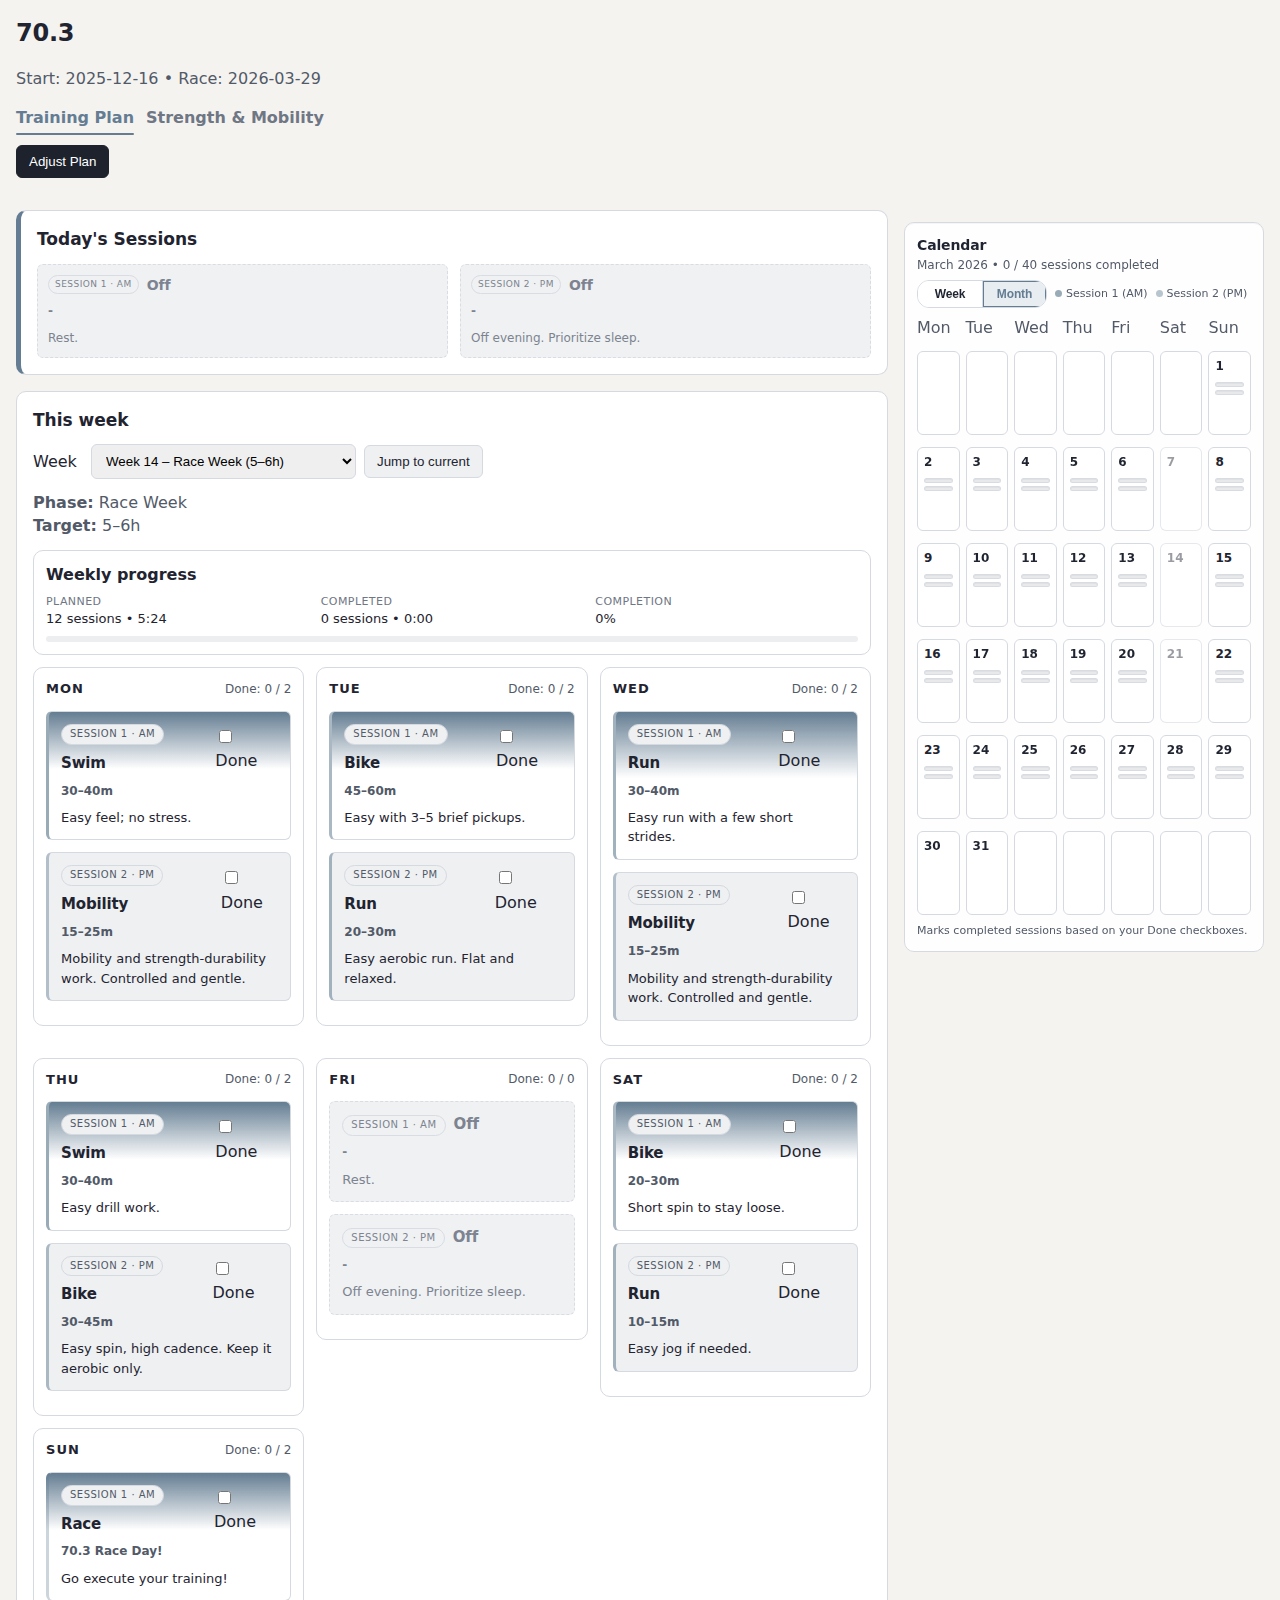
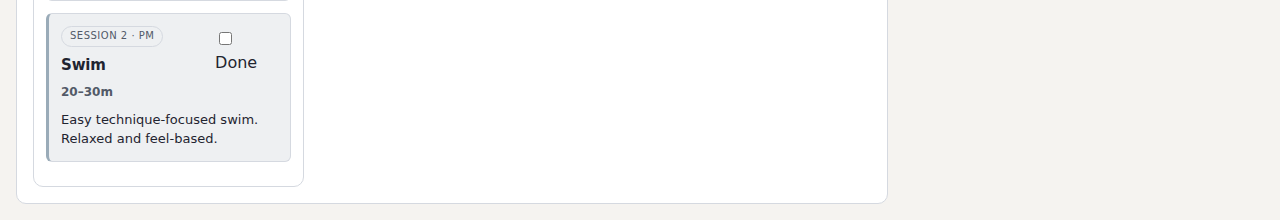
<file: index.html>
<!doctype html>
<html lang="en">
<head>
  <meta charset="utf-8" />
  <meta name="viewport" content="width=device-width,initial-scale=1" />
  <title>Tri Plan</title>
  <link rel="stylesheet" href="css/style.css" />
</head>
<body>
  <header class="wrap">
    <h1>70.3</h1>
    <p class="muted" id="meta"></p>
    <nav class="nav">
      <a href="index.html" class="active">Training Plan</a>
      <a href="strength.html">Strength & Mobility</a>
    </nav>
    <button id="openAdaptation" class="primary" style="margin-top: 10px;">Adjust Plan</button>
  </header>

  <div class="wrap">
    <div class="layout">
      <main class="layout__main grid">
        <section class="card highlight-card" id="todayCard">
          <h2>Today's Sessions</h2>
          <div id="todaySessions"></div>
        </section>

        <section class="card">
          <h2>This week</h2>

          <div class="row">
            <label for="weekSelect">Week</label>
            <select id="weekSelect"></select>
            <button id="jumpToCurrent">Jump to current</button>
          </div>

          <div id="weekSummary" class="muted"></div>
          <div id="weekGrid" class="week-grid"></div>
        </section>

        <dialog id="adaptationModal" class="card">
          <div class="row" style="justify-content: space-between; margin-top: 0;">
            <h2>Adaptions/h2>
            <button id="closeAdaptation">Close</button>
          </div>

          <div class="field">
            <label for="fatigue">Fatigue</label>
            <select id="fatigue">
              <option value="low">Low</option>
              <option value="moderate" selected>Moderate</option>
              <option value="high">High</option>
            </select>
          </div>

          <div class="field">
            <label for="sleep">Sleep</label>
            <select id="sleep">
              <option value="good">Good</option>
              <option value="ok" selected>OK</option>
              <option value="poor">Poor</option>
            </select>
          </div>

          <div class="field">
            <label for="soreness">Soreness</label>
            <input id="soreness" placeholder="e.g. calf, hip flexor" />
          </div>

          <label class="checkbox">
            <input id="illness" type="checkbox" /> Sick / fever
          </label>

          <label class="checkbox">
            <input id="injury" type="checkbox" /> Injury warning
          </label>

          <h3>Adaptation notes</h3>
          <div id="missedList"></div>

          <button id="adaptWeek" class="primary">Adapt this week</button>

          <hr />

          <div class="row">
            <button id="resetState" class="danger">Reset adaptations</button>
            <button id="exportState">Export state</button>
            <label class="file">
              <span>Import state</span>
              <input id="importState" type="file" accept="application/json" />
            </label>
          </div>
          <div class="note" id="coachNote"></div>
        </dialog>
      </main>

      <aside class="layout__side" aria-label="Sidebar">
        <section class="calendar" aria-label="Training calendar">
          <div class="calendar__header">
            <div class="calendar__title">
              <h3>Calendar</h3>
              <div id="calendarSummary" class="calendar__summary muted"></div>
            </div>

            <div class="calendar__controls">
              <div class="calendar__toggle" role="group" aria-label="Calendar view toggle">
                <button id="calWeekBtn" class="btn btn--ghost" type="button" aria-pressed="false">Week</button>
                <button id="calMonthBtn" class="btn btn--ghost is-active" type="button" aria-pressed="true">Month</button>
              </div>

              <div class="calendar__legend">
                <span class="legend-item"><span class="legend-dot legend-dot--am"></span> Session 1 (AM)</span>
                <span class="legend-item"><span class="legend-dot legend-dot--pm"></span> Session 2 (PM)</span>
              </div>
            </div>
          </div>

          <div id="calendarView" class="calendar__grid" aria-live="polite"></div>

          <div class="calendar__note muted">Marks completed sessions based on your Done checkboxes.</div>
        </section>
      </aside>
    </div>
  </div>

  <script defer src="js/app.js"></script>
</body>
</html>
</file>
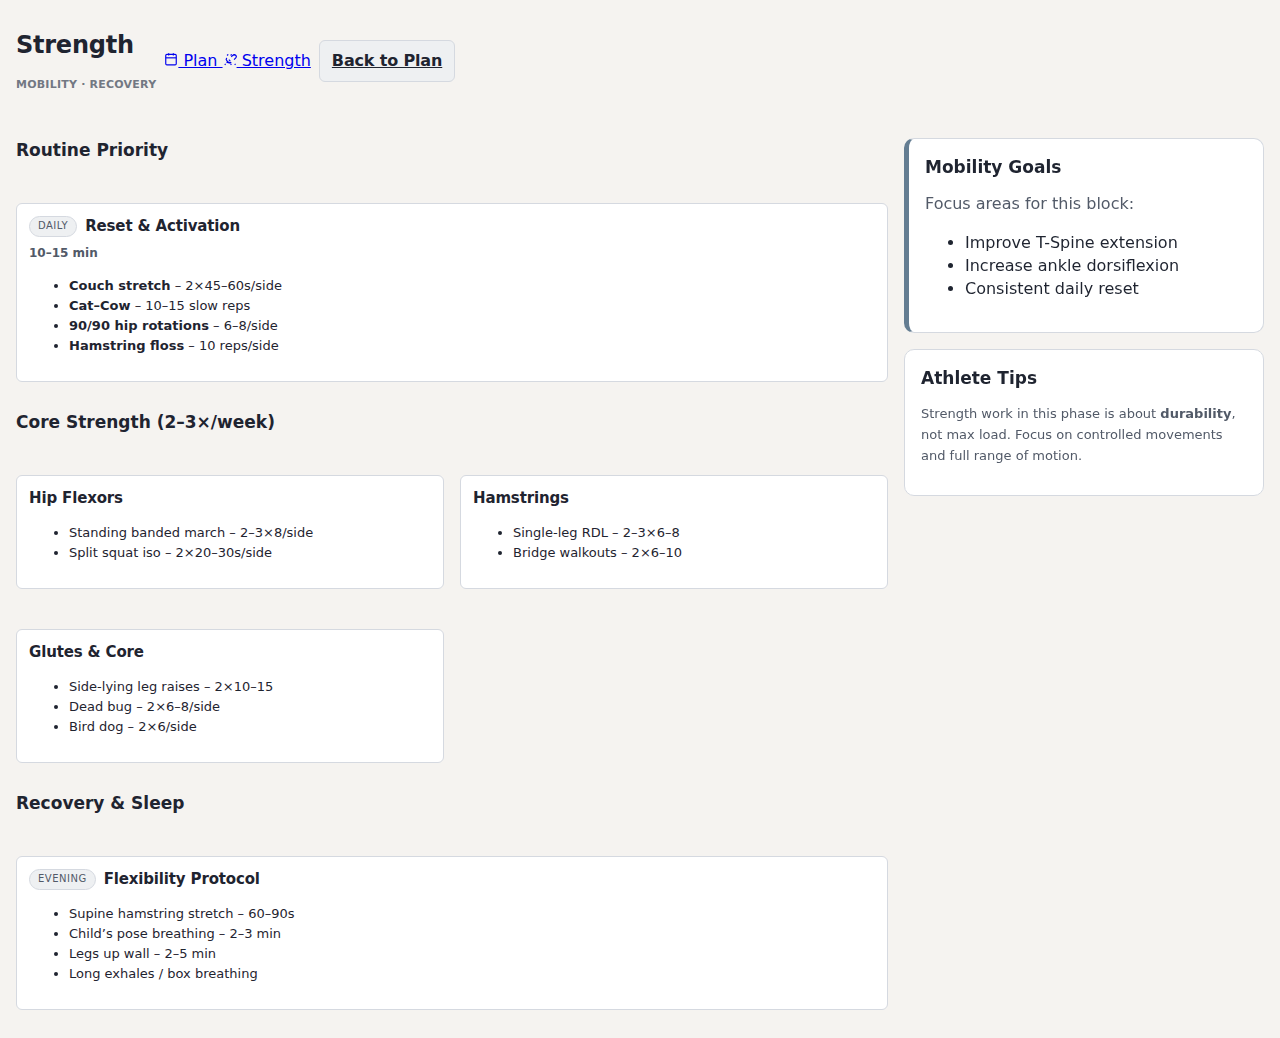
<file: strength.html>
<!doctype html>
<html lang="en">
<head>
  <meta charset="utf-8" />
  <meta name="viewport" content="width=device-width,initial-scale=1" />
  <title>Strength & Mobility</title>
  <link rel="manifest" href="manifest.json">
  <meta name="theme-color" content="#0b0c10">
  <link rel="stylesheet" href="css/style.css" />
</head>
<body class="is-strength-page">
  <header class="header-ultra">
    <div class="wrap">
      <div class="row">
        <div class="header-main">
          <h1>Strength</h1>
          <span class="muted" style="font-size: 11px; font-weight: 600; letter-spacing: 0.02em; opacity: 0.8;">MOBILITY · RECOVERY</span>
        </div>

        <div class="nav-pill-container">
          <nav class="nav-pill">
            <a href="index.html" class="nav-item">
              <svg viewBox="0 0 24 24" width="14" height="14" stroke="currentColor" stroke-width="2" fill="none"><rect x="3" y="4" width="18" height="18" rx="2" ry="2"></rect><line x1="16" y1="2" x2="16" y2="6"></line><line x1="8" y1="2" x2="8" y2="6"></line><line x1="3" y1="10" x2="21" y2="10"></line></svg>
              Plan
            </a>
            <a href="strength.html" class="nav-item active">
              <svg viewBox="0 0 24 24" width="14" height="14" stroke="currentColor" stroke-width="2" fill="none"><path d="M6 18h8"></path><path d="M3 22l1.5-1.5"></path><path d="M13 22l1.5-1.5"></path><path d="M20 22l1.5-1.5"></path><path d="M19 13l2.87-2.87a3.38 3.38 0 0 0-4.77-4.77L14.25 8.24"></path><path d="M6.58 10.27a3.39 3.39 0 0 0 0 4.79l2.45 2.45a3.39 3.39 0 0 0 4.79 0"></path><path d="M18 6l2-2"></path><path d="M13 6l2-2"></path><path d="M7 6l2-2"></path><path d="M10 13l2.5 2.5"></path></svg>
              Strength
            </a>
          </nav>
        </div>

        <div class="header-controls">
          <a href="index.html" class="btn btn-xs">Back to Plan</a>
        </div>
      </div>
    </div>
  </header>

  <main class="wrap main-content-area">
    <div class="layout">
      <div class="layout__main grid">
        <div class="section-header">
          <h2>Routine Priority</h2>
        </div>

        <section class="session is-mobility">
          <div class="top">
            <div class="session-title">
              <span class="slot-badge">Daily</span>
              <strong class="session-type">Reset & Activation</strong>
            </div>
          </div>
          <div class="session-duration muted">10–15 min</div>
          <div class="session-details">
            <ul class="exercise-list">
              <li><strong>Couch stretch</strong> – 2×45–60s/side</li>
              <li><strong>Cat–Cow</strong> – 10–15 slow reps</li>
              <li><strong>90/90 hip rotations</strong> – 6–8/side</li>
              <li><strong>Hamstring floss</strong> – 10 reps/side</li>
            </ul>
          </div>
        </section>

        <div class="section-header">
          <h2>Core Strength (2–3×/week)</h2>
        </div>

        <div class="grid" style="grid-template-columns: repeat(auto-fill, minmax(300px, 1fr));">
          <section class="session is-mobility">
            <div class="top"><div class="session-title"><strong class="session-type">Hip Flexors</strong></div></div>
            <div class="session-details">
              <ul class="exercise-list">
                <li>Standing banded march – 2–3×8/side</li>
                <li>Split squat iso – 2×20–30s/side</li>
              </ul>
            </div>
          </section>

          <section class="session is-mobility">
            <div class="top"><div class="session-title"><strong class="session-type">Hamstrings</strong></div></div>
            <div class="session-details">
              <ul class="exercise-list">
                <li>Single-leg RDL – 2–3×6–8</li>
                <li>Bridge walkouts – 2×6–10</li>
              </ul>
            </div>
          </section>

          <section class="session is-mobility">
            <div class="top"><div class="session-title"><strong class="session-type">Glutes & Core</strong></div></div>
            <div class="session-details">
              <ul class="exercise-list">
                <li>Side-lying leg raises – 2×10–15</li>
                <li>Dead bug – 2×6–8/side</li>
                <li>Bird dog – 2×6/side</li>
              </ul>
            </div>
          </section>
        </div>

        <div class="section-header">
          <h2>Recovery & Sleep</h2>
        </div>

        <section class="session is-off">
          <div class="top">
            <div class="session-title">
              <span class="slot-badge">Evening</span>
              <strong class="session-type">Flexibility Protocol</strong>
            </div>
          </div>
          <div class="session-details">
            <ul class="exercise-list">
              <li>Supine hamstring stretch – 60–90s</li>
              <li>Child’s pose breathing – 2–3 min</li>
              <li>Legs up wall – 2–5 min</li>
              <li>Long exhales / box breathing</li>
            </ul>
          </div>
        </section>
      </div>

      <aside class="layout__side grid">
        <section class="card highlight-card">
          <h2>Mobility Goals</h2>
          <div class="muted" style="margin-bottom: var(--space-4);">Focus areas for this block:</div>
          <ul class="exercise-list">
            <li>Improve T-Spine extension</li>
            <li>Increase ankle dorsiflexion</li>
            <li>Consistent daily reset</li>
          </ul>
        </section>

        <section class="card">
          <h2>Athlete Tips</h2>
          <p class="muted" style="font-size: 13px; line-height: 1.6;">
            Strength work in this phase is about <strong>durability</strong>, not max load. Focus on controlled movements and full range of motion.
          </p>
        </section>
      </aside>
    </div>
  </main>
</body>
</html>
</file>
<file: css/style.css>
:root {
  color-scheme: light;
  /* Core palette */
  --bg-page: #f5f3f0;
  --bg-card: #ffffff;
  --bg-muted: #eef0f2;
  --border-subtle: #d5d9e0;
  --border-strong: #b7bfc9;
  --text-primary: #1f2430;
  --text-secondary: #525a68;
  --text-muted: #6f7684;
  --accent-soft: #647d92;
  --accent-soft-bg: #e8edf2;
  --accent-soft-border: #9caebe;

  /* Compatibility + derived tokens */
  --muted: var(--text-muted);
  --border-default: var(--border-subtle);
  --accent: var(--accent-soft);
  --accent-2: var(--accent-soft-border);
  --accent-strong: rgba(100, 125, 146, 0.32);
  --tag-optional: #9aa3b5;
  --surface-contrast: #1d222c;
  --text-contrast: #ffffff;
  --muted-surface-border: #c9cfd8;
  --muted-surface-bg: #f3f4f6;
  --note-warm-bg: #f1ebe2;
  --note-warm-border: #d9c9b4;
  --note-warm-text: #7a6840;
  --danger-border: #d4c0bc;
  --danger-bg: #f3e8e6;
  --overlay: rgba(31, 36, 48, 0.4);

  /* Session states */
  --session-high: #8fa5b7;
  --session-medium: #76879c;
  --tag-recommended: #5f7f71;
  --tag-not-ideal: #b19363;

  /* Spacing scale */
  --space-1: 4px;
  --space-2: 8px;
  --space-3: 12px;
  --space-4: 16px;
  --space-5: 20px;

  /* Shape + depth */
  --radius-sm: 6px;
  --radius-md: 10px;
  --radius-lg: 14px;
  --shadow-sm: 0 2px 6px rgba(0, 0, 0, 0.07);
  --shadow: 0 8px 18px rgba(0, 0, 0, 0.08);
}
* { box-sizing: border-box; }

body {
  margin: 0;
  font-family: system-ui, -apple-system, Segoe UI, Roboto, sans-serif;
  line-height: 1.45;
  background: var(--bg-page);
  color: var(--text-primary);
}

.wrap { max-width: 1280px; margin: 0 auto; padding: var(--space-4); }
h1 { margin: 0 0 var(--space-2); font-size: 24px; letter-spacing: -0.01em; }
h2 { margin: 0 0 var(--space-3); font-size: 17px; }
h3 { margin: var(--space-3) 0 var(--space-2); font-size: 14px; }
.muted { color: var(--muted); }
.grid { display: grid; gap: var(--space-4); }

.layout { display: block; }
.layout__main { min-width: 0; }
.layout__side { position: static; }

@media (min-width: 980px) {
  .layout {
    display: grid;
    grid-template-columns: 1fr 360px;
    gap: 16px;
    align-items: start;
  }

  .layout__side { position: sticky; top: 12px; }
}

.btn {
  display: inline-flex;
  align-items: center;
  justify-content: center;
  padding: 8px 12px;
  border-radius: var(--radius-sm);
  border: 1px solid var(--border-default);
  background: var(--bg-muted);
  color: var(--text-primary);
  font-weight: 600;
  letter-spacing: -0.01em;
}

.btn--ghost {
  background: color-mix(in srgb, var(--bg-card) 90%, transparent);
}

.btn.is-active,
.btn--ghost.is-active {
  background: var(--accent-soft-bg);
  color: var(--accent);
  border-color: var(--accent-strong);
  box-shadow: inset 0 0 0 1px var(--accent-soft);
}

.btn:focus-visible {
  outline: none;
  box-shadow: 0 0 0 3px color-mix(in srgb, var(--accent-soft) 35%, transparent);
}

.card { border: 1px solid var(--border-default); border-radius: var(--radius-md); padding: var(--space-4); background: var(--bg-card); }
.row { display: flex; gap: var(--space-2); align-items: center; flex-wrap: wrap; margin: var(--space-3) 0; }
.row label { min-width: 50px; }
select, input { padding: 8px 10px; border: 1px solid var(--border-default); border-radius: var(--radius-sm); transition: border-color 120ms ease, box-shadow 120ms ease; }
input:focus-visible, select:focus-visible { outline: none; border-color: var(--accent); box-shadow: 0 0 0 3px color-mix(in srgb, var(--accent-soft) 30%, transparent); }
button { padding: 8px 12px; border: 1px solid var(--border-default); border-radius: var(--radius-sm); background: var(--bg-muted); cursor: pointer; transition: filter 100ms ease-out, box-shadow 100ms ease-out; color: var(--text-primary); }
button.primary { background: var(--surface-contrast); color: var(--text-contrast); border-color: var(--surface-contrast); }
button.danger { border-color: var(--danger-border); background: var(--danger-bg); color: var(--text-secondary); }
button:active { transform: translateY(1px); }

.field { margin: var(--space-3) 0; display: grid; gap: var(--space-2); }
.checkbox { display: flex; gap: var(--space-2); align-items: center; }
hr { border: none; border-top: 1px solid var(--border-default); margin: var(--space-3) 0; }

.week-grid { display: grid; gap: var(--space-3); grid-template-columns: repeat(auto-fit, minmax(210px, 1fr)); margin-top: var(--space-3); align-items: start; }
@media (max-width: 520px) { .week-grid { grid-template-columns: repeat(auto-fit, minmax(180px, 1fr)); } }
.day { border: 1px solid var(--border-default); border-radius: var(--radius-md); padding: var(--space-3); min-height: 140px; background: var(--bg-card); line-height: 1.45; transition: box-shadow 100ms ease-out, border-color 100ms ease-out; }
.day h4 { margin: 0; font-size: 13px; text-transform: uppercase; letter-spacing: .08em; color: var(--text-primary); }
.day__header { display: flex; align-items: center; justify-content: space-between; gap: var(--space-2); margin-bottom: var(--space-2); }
.day__progress { font-size: 12px; color: var(--text-secondary); }
.session { border: 1px solid var(--border-default); border-radius: var(--radius-sm); padding: var(--space-3); margin: var(--space-3) 0; background: var(--bg-card); transition: box-shadow 100ms ease-out, border-color 100ms ease-out, background 120ms ease-out; box-shadow: none; }
.session .top { display: flex; justify-content: space-between; gap: var(--space-2); align-items: center; }
.session-title { display: flex; align-items: center; gap: var(--space-2); flex-wrap: wrap; }
.slot-badge { font-size: 10px; padding: 2px 8px; border-radius: 999px; border: 1px solid var(--border-default); text-transform: uppercase; letter-spacing: .05em; color: var(--text-secondary); background: var(--bg-muted); }
.session-type { font-size: 15px; font-weight: 700; letter-spacing: -0.01em; color: var(--text-primary); }
.adapted-badge { font-size: 11px; padding: 2px 6px; border-radius: 6px; background: var(--note-warm-bg); color: var(--note-warm-text); border: 1px solid var(--note-warm-border); }
.session-duration { margin-top: var(--space-2); font-weight: 600; color: var(--text-secondary); font-size: 12px; }
.session-details { margin: var(--space-2) 0 0; font-size: 13px; color: var(--text-primary); line-height: 1.55; }
.session .top + .session-duration { margin-top: var(--space-2); }

.session[data-slot="AM"] {
  border-left: 3px solid var(--accent-strong);
  background: linear-gradient(180deg, var(--accent-soft), transparent 45%);
}

.session[data-slot="PM"] {
  border-left: 3px solid color-mix(in srgb, var(--accent-soft) 40%, transparent);
  background: var(--bg-muted);
}

.session[data-type="Swim"] {
  border-left: 3px solid color-mix(in srgb, var(--accent-soft) 65%, var(--bg-card) 35%);
}

.session[data-type="Bike"] {
  border-left: 3px solid color-mix(in srgb, var(--accent-soft) 55%, var(--bg-card) 45%);
}

.session[data-type="Run"] {
  border-left: 3px solid color-mix(in srgb, var(--accent-soft) 60%, var(--bg-card) 40%);
}

.session[data-type="Mobility"] {
  border-left: 3px solid color-mix(in srgb, var(--accent-soft) 50%, var(--bg-card) 50%);
}

.session[data-type="Off"],
.session:has(.session-type.off),
.session:has(.session-type.rest) {
  color: var(--text-secondary);
  background: var(--bg-muted);
  border: 1px dashed var(--border-default);
  box-shadow: none;
  opacity: 0.9;
}

.session[data-type="Off"] .slot-badge,
.session[data-type="Off"] .session-type,
.session[data-type="Off"] .session-duration,
.session[data-type="Off"] .session-details,
.session:has(.session-type.off) .slot-badge,
.session:has(.session-type.off) .session-type,
.session:has(.session-type.off) .session-duration,
.session:has(.session-type.off) .session-details,
.session:has(.session-type.rest) .slot-badge,
.session:has(.session-type.rest) .session-type,
.session:has(.session-type.rest) .session-duration,
.session:has(.session-type.rest) .session-details {
  color: var(--text-muted);
}

.session[data-type="Off"] .done-toggle,
.session:has(.session-type.off) .done-toggle,
.session:has(.session-type.rest) .done-toggle {
  display: none;
}
.tag { font-size: 11px; padding: 2px 7px; border-radius: var(--radius-sm); border: 1px solid var(--border-default); color: var(--text-secondary); white-space: nowrap; }
.tag.high { border-color: var(--session-high); color: var(--session-high); }
.tag.opt { border-color: var(--border-default); color: var(--text-secondary); background: transparent; }
.session p { margin: var(--space-2) 0 0; font-size: 13px; color: var(--text-primary); line-height: 1.5; }

.session.done {
  background: var(--accent-soft-bg);
  border-color: var(--accent-strong);
  color: var(--text-secondary);
  box-shadow: inset 0 0 0 1px var(--accent-soft);
}
.session.done .session-type,
.session.done .session-duration,
.session.done .session-details,
.session.done .slot-badge {
  color: var(--text-secondary);
}
.session.done .slot-badge {
  background: var(--accent-soft-bg);
  border-color: var(--accent-strong);
}

.note { margin-top: var(--space-3); border: 1px dashed var(--border-default); border-radius: var(--radius-md); padding: var(--space-3); background: var(--bg-card); font-size: 13px; }
.missed { display: grid; gap: var(--space-2); margin: var(--space-3) 0; }
.file { position: relative; display: inline-flex; align-items: center; gap: var(--space-2); padding: 9px 12px; border: 1px solid var(--border-default); border-radius: var(--radius-sm); background: var(--bg-muted); cursor: pointer; }
.file input { display: none; }
.nav {
  display: flex;
  gap: var(--space-3);
  margin-top: var(--space-2);
  flex-wrap: wrap;
}
.nav a {
  text-decoration: none;
  color: var(--muted);
  font-weight: 600;
}
.nav a.active {
  color: var(--accent);
  text-decoration: none;
}
.nav a.active::after {
  content: "";
  display: block;
  height: 2px;
  margin-top: 4px;
  background: var(--accent);
  border-radius: 999px;
}

.calendar {
  margin: var(--space-3) 0;
  padding: 12px;
  border: 1px solid var(--border-default);
  border-radius: var(--radius-md);
  background: color-mix(in srgb, var(--bg-card) 92%, transparent);
  box-shadow: inset 0 1px 0 color-mix(in srgb, var(--text-primary) 4%, transparent);
  max-height: calc(100vh - 28px);
  overflow: auto;
}

.calendar__header {
  display: flex;
  align-items: flex-start;
  justify-content: space-between;
  gap: var(--space-2);
  flex-wrap: wrap;
  row-gap: 6px;
}

.calendar__title h3 { margin: 0; font-size: 14px; letter-spacing: -0.01em; }

.calendar__summary {
  margin-top: 2px;
  font-size: 12px;
  min-height: 16px;
  color: var(--text-secondary);
  line-height: 1.35;
}

.calendar__controls {
  display: flex;
  align-items: center;
  gap: var(--space-2);
  flex-wrap: wrap;
  justify-content: flex-end;
}

.calendar__toggle {
  display: inline-flex;
  border: 1px solid var(--border-default);
  border-radius: 12px;
  background: var(--bg-card);
  overflow: hidden;
}

.calendar__toggle .btn {
  border: none;
  border-radius: 0;
  min-width: 64px;
  padding: 6px 10px;
  font-size: 12px;
  line-height: 1.2;
}

.calendar__toggle .btn + .btn { border-left: 1px solid var(--border-default); }

.calendar__legend {
  display: flex;
  gap: var(--space-2);
  align-items: center;
  font-size: 11px;
  color: var(--text-secondary);
  flex-wrap: wrap;
}

.legend-item {
  display: inline-flex;
  align-items: center;
  gap: 4px;
}

.legend-dot {
  width: 7px;
  height: 7px;
  border-radius: 50%;
  display: inline-block;
  background: var(--border-default);
}

.legend-dot--am { background: color-mix(in srgb, var(--accent-soft) 65%, var(--bg-card) 35%); }
.legend-dot--pm { background: color-mix(in srgb, var(--accent-soft) 45%, var(--bg-card) 55%); }

.calendar__grid {
  margin-top: 8px;
  display: grid;
  grid-template-columns: repeat(7, minmax(0, 1fr));
  column-gap: 6px;
  row-gap: 12px;
  min-height: 120px;
}

.cal-day {
  border: 1px solid var(--border-default);
  border-radius: var(--radius-sm);
  padding: 6px;
  background: var(--bg-card);
  min-height: 84px;
  display: grid;
  align-content: start;
  gap: 6px;
  position: relative;
  isolation: isolate;
  transition: border-color 140ms ease, box-shadow 140ms ease, background 140ms ease;
}

.cal-day__num {
  font-weight: 700;
  font-size: 12px;
  color: var(--text-primary);
  display: flex;
  align-items: center;
  justify-content: space-between;
}

.cal-day__bars { display: grid; gap: 3px; }

.cal-bar {
  height: 5px;
  border-radius: 8px;
  background: color-mix(in srgb, var(--text-primary) 10%, transparent);
  border: 1px solid color-mix(in srgb, var(--border-default) 85%, transparent);
  box-shadow: inset 0 1px 0 color-mix(in srgb, var(--text-primary) 4%, transparent);
}

.cal-bar.is-done {
  background: color-mix(in srgb, var(--accent-soft) 78%, var(--bg-card) 22%);
  border-color: color-mix(in srgb, var(--accent-soft) 55%, var(--accent-strong) 45%);
  box-shadow: inset 0 0 0 1px color-mix(in srgb, var(--accent-soft) 40%, transparent);
}

.cal-bar.is-off {
  background: color-mix(in srgb, var(--bg-muted) 75%, transparent);
  border-style: dashed;
  border-color: color-mix(in srgb, var(--border-default) 70%, transparent);
  opacity: 0.5;
}

.cal-day:has(.cal-bar.is-done) {
  background: color-mix(in srgb, var(--accent-soft-bg) 70%, var(--bg-card) 30%);
  border-color: color-mix(in srgb, var(--accent-soft) 35%, var(--border-default) 65%);
  box-shadow: inset 0 0 0 1px color-mix(in srgb, var(--accent-soft) 25%, transparent);
}

.cal-day:has(.cal-bar.is-done) .cal-day__num {
  color: color-mix(in srgb, var(--text-primary) 85%, var(--accent-soft) 15%);
}

.cal-day:has(.cal-bar.is-done + .cal-bar.is-done) {
  box-shadow: inset 0 0 0 1px color-mix(in srgb, var(--accent-soft) 32%, transparent),
    0 0 0 1px color-mix(in srgb, var(--accent-soft) 18%, transparent);
}

.cal-day:has(.cal-bar.is-done + .cal-bar.is-done)::after {
  content: "";
  position: absolute;
  inset: auto 8px 8px 8px;
  height: 6px;
  border-radius: 999px;
  background: color-mix(in srgb, var(--accent-soft) 75%, var(--bg-card) 25%);
  box-shadow: inset 0 0 0 1px color-mix(in srgb, var(--accent-soft) 38%, transparent);
  opacity: 0.95;
  z-index: 1;
}

.cal-day:has(.cal-bar.is-off):not(:has(.cal-bar:not(.is-off))) {
  background: color-mix(in srgb, var(--bg-card) 96%, transparent);
  border-color: color-mix(in srgb, var(--border-default) 60%, transparent);
  box-shadow: none;
  color: var(--text-muted);
}

.cal-day:has(.cal-bar.is-off):not(:has(.cal-bar:not(.is-off))) .cal-day__num {
  opacity: 0.45;
}

.cal-day:has(.cal-bar.is-off):not(:has(.cal-bar:not(.is-off))) .cal-day__bars {
  display: none;
}

.cal-day.is-today {
  border-color: color-mix(in srgb, var(--accent-soft) 45%, var(--border-default) 55%);
  box-shadow: inset 0 0 0 1px color-mix(in srgb, var(--accent-soft) 45%, transparent);
}

.cal-day.is-today .cal-day__num {
  font-weight: 800;
  letter-spacing: -0.01em;
}

.cal-day.is-dim {
  color: var(--text-muted);
  background: color-mix(in srgb, var(--bg-card) 80%, transparent);
}

.calendar__note {
  margin-top: 8px;
  font-size: 11px;
  color: var(--text-muted);
}

@media (min-width: 980px) {
  .calendar {
    max-height: calc(100vh - 24px);
  }
}

/* =========================
   Soft Pastel Contrast Theme
   ========================= */
.muted {
  color: var(--text-secondary);
}

/* Borders */
.card, .day {
  border-color: var(--border-default);
}

/* Day card */
.day {
  background: var(--bg-card);
  padding: var(--space-3);
  transition: box-shadow 100ms ease-out, border-color 100ms ease-out;
}

/* Session tags */
.session .tag.high {
  color: var(--session-high);
  border-color: var(--session-high);
}
.session .tag {
  border-color: var(--border-default);
}
.session .tag.opt {
  color: var(--text-secondary);
  border-color: var(--border-default);
  background: transparent;
}


@media (hover: hover) {
  .day:hover {
    box-shadow: var(--shadow);
  }

  .session:hover {
    box-shadow: var(--shadow-sm);
  }

  button:hover {
    filter: brightness(0.97);
  }
}
.tag.recommended {
  background: var(--accent);
  color: var(--text-contrast);
}
.tag.not-ideal {
  background: var(--accent-2);
  color: var(--text-contrast);
}

.weekly-progress {
  margin-top: var(--space-3);
  border: 1px solid var(--border-default);
  background: color-mix(in srgb, var(--bg-card) 92%, transparent);
  border-radius: var(--radius-md);
  padding: var(--space-3);
}

.weekly-progress__title { margin-bottom: 8px; }
.weekly-progress__grid {
  display: grid;
  grid-template-columns: repeat(3, minmax(0, 1fr));
  gap: var(--space-3);
}
@media (max-width: 700px) {
  .weekly-progress__grid { grid-template-columns: 1fr; }
}

.weekly-progress .k { font-size: 11px; color: var(--text-muted); text-transform: uppercase; letter-spacing: .04em; }
.weekly-progress .v { font-size: 13px; color: var(--text-primary); }

.weekly-progress__bar {
  margin-top: var(--space-2);
  height: 6px;
  background: color-mix(in srgb, var(--text-primary) 8%, transparent);
  border-radius: 999px;
  overflow: hidden;
}
.weekly-progress__barFill {
  height: 100%;
  background: var(--accent);
  border-radius: 999px;
}

.weekly-progress__note { margin-top: 8px; font-size: 12px; color: var(--text-secondary); background: color-mix(in srgb, var(--text-primary) 2%, transparent); padding: 8px 10px; border-radius: var(--radius-sm); }

@media (min-width: 1600px) {
  .wrap {
    max-width: 1600px;
  }
}

.weekly-progress {
  margin: var(--space-3) 0;
  padding: var(--space-3);
  border: 1px solid var(--border-default);
  border-radius: var(--radius-md);
  background: color-mix(in srgb, var(--bg-card) 94%, transparent);
}

.weekly-progress__grid {
  display: grid;
  grid-template-columns: repeat(3, minmax(0, 1fr));
  gap: var(--space-3);
}

@media (max-width: 700px) {
  .weekly-progress__grid { grid-template-columns: 1fr; }
}

.weekly-progress .k {
  font-size: 11px;
  color: var(--text-muted);
  text-transform: uppercase;
  letter-spacing: .04em;
}

.weekly-progress .v {
  font-size: 13px;
  color: var(--text-primary);
}

.weekly-progress__bar {
  margin-top: var(--space-2);
  height: 6px;
  background: color-mix(in srgb, var(--text-primary) 8%, transparent);
  border-radius: 999px;
  overflow: hidden;
}

.weekly-progress__barFill {
  height: 100%;
  background: var(--accent);
  border-radius: 999px;
}

#todayCard {
  grid-column: 1 / -1;
}

.highlight-card {
  border-left: 5px solid var(--accent);
}

#todaySessions {
  display: grid;
  grid-template-columns: 1fr 1fr;
  gap: 12px;
}

@media (max-width: 600px) {
  #todaySessions {
    grid-template-columns: 1fr;
  }
}

#todaySessions .session {
  padding: 10px;
  margin: 0; /* Remove margin since we use gap in grid */
}

#todaySessions .session .session-type {
  font-size: 14px;
}

#todaySessions .session .session-duration {
  margin-top: 8px;
  font-size: 12px;
}

#todaySessions .session .session-details {
  font-size: 12px;
  margin-top: 8px;
}

#todaySessions .session .slot-badge {
  font-size: 9px;
  padding: 2px 6px;
}

/* Adjust spacing for top row in compact view */
#todaySessions .session .top + .session-duration {
  margin-top: 8px;
}

dialog {
  border: 1px solid var(--border-default);
  border-radius: var(--radius-md);
  padding: 20px;
  background: var(--bg-card);
  box-shadow: var(--shadow);
  max-width: 500px;
  width: 90%;
}

dialog::backdrop {
  background: var(--overlay);
}
</file>
